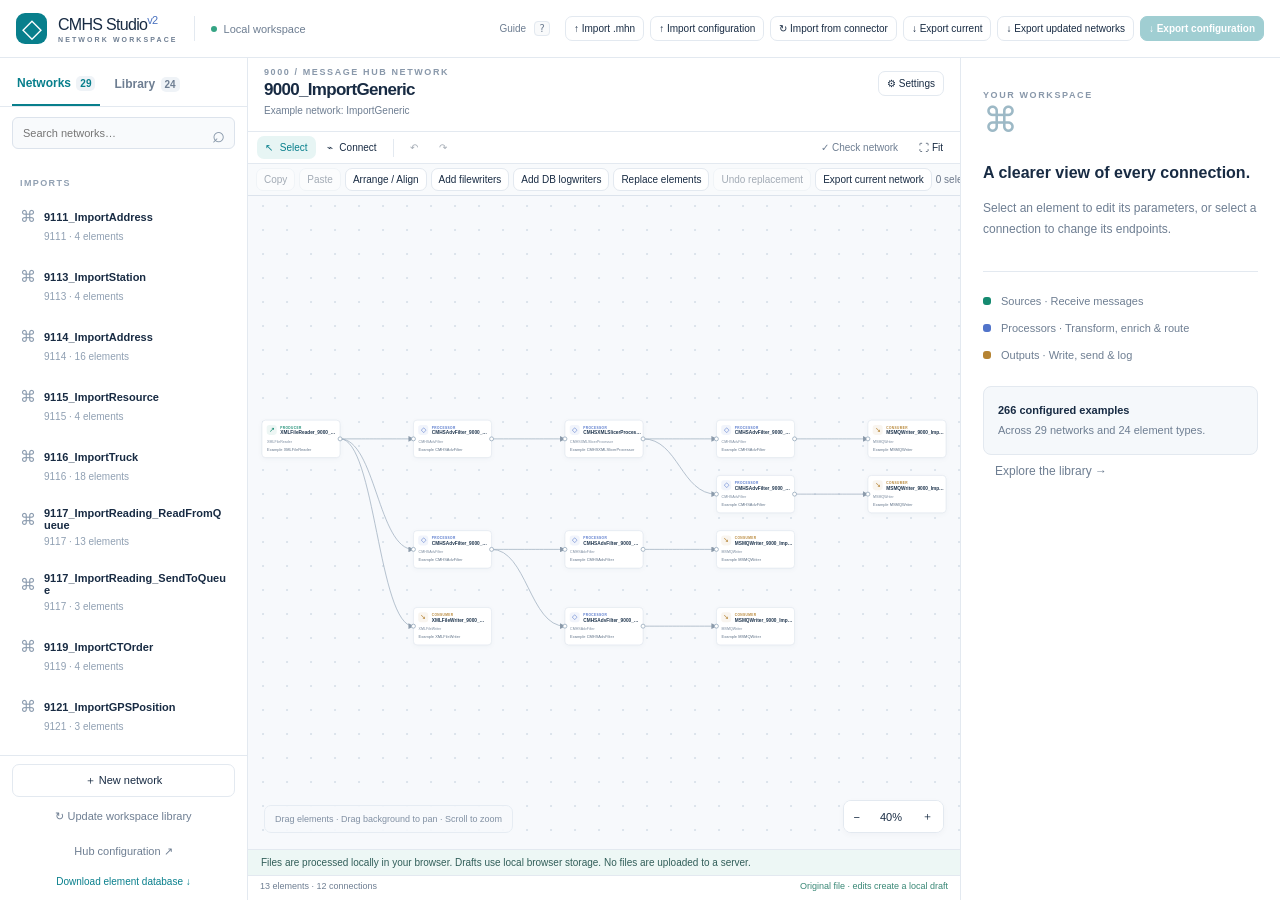
<file: index.html>
<!doctype html>
<html lang="en">
<head>
 <meta charset="utf-8"><meta name="viewport" content="width=device-width,initial-scale=1">
 <title>CMHS Studio v2 · Network editor</title>
 <link rel="icon" href="icon.svg" type="image/svg+xml"><link rel="stylesheet" href="style.css"><link rel="stylesheet" href="compact.css">
</head>
<body>
 <section id="beta-screen" class="beta-screen" hidden aria-labelledby="beta-title">
  <form id="beta-form" class="beta-card">
   <span class="beta-mark" aria-hidden="true">◇</span><p class="eyebrow">CMHS STUDIO · BETA</p>
   <h1 id="beta-title">Welcome betatesters</h1>
   <p>Build, connect and explore your networks. Enter your name and invitation code to begin.</p>
   <label for="beta-name">Consultant name</label><input id="beta-name" name="name" autocomplete="name" maxlength="100" required>
   <label for="beta-code">Invitation GUID</label><input id="beta-code" name="invitation" type="password" autocomplete="off" autocapitalize="off" spellcheck="false" placeholder="xxxxxxxx-xxxx-xxxx-xxxx-xxxxxxxxxxxx" required>
   <p id="beta-error" class="beta-error" role="alert"></p><button class="primary" type="submit">Enter workspace →</button>
   <small>Your name stays in this browser. Files are processed locally; no files are uploaded to a server.</small>
  </form>
 </section>
 <header class="app-header">

  <a class="brand" href="./index.html" aria-label="CMHS Studio home"><span class="brand-icon">◇</span><span>CMHS <strong>Studio</strong><sup class="version-badge">v2</sup><small>NETWORK WORKSPACE</small></span></a>
  <div class="header-divider"></div><span class="local-badge"><i></i>Local workspace</span>
  <div class="header-actions"><button id="help-btn" class="quiet">Guide <kbd>?</kbd></button><button id="import-btn" title="Import one or more Message Hub Network files">↑ Import .mhn</button><button id="configuration-import-btn" title="Choose a folder containing an .mhc file and its linked .mhn files">↑ Import configuration</button><button id="connector-import-btn" title="Read the combined CMHS configuration and networks through the local connector">↻ Import from connector</button><button id="export-current-network-btn">↓ Export current</button><button id="export-networks-btn">↓ Export updated networks</button><button id="export-configuration-btn" class="primary">↓ Export configuration</button></div>
 </header>
 <main class="workspace">
  <aside class="sidebar">
   <div class="side-tabs" role="tablist"><button id="networks-tab" class="active" role="tab" aria-selected="true">Networks <span id="network-total"></span></button><button id="library-tab" role="tab" aria-selected="false">Library <span id="type-total"></span></button></div>
   <div class="side-search"><input id="catalog-search" type="search" placeholder="Search networks…" aria-label="Search networks or element library"><span>⌕</span></div>
   <div id="library-filter" class="role-filters" hidden><button data-role="all" class="active">All</button><button data-role="producer">Sources</button><button data-role="processor">Processors</button><button data-role="consumer">Outputs</button></div>
   <div id="catalog-list" class="catalog-list"></div>
   <div class="sidebar-footer"><button id="new-btn">＋ New network</button><button id="refresh-library-btn" class="quiet">↻ Update workspace library</button><button id="hub-btn" class="quiet">Hub configuration ↗</button><button id="unload-configuration-btn" class="danger" hidden>⌫ Unload configuration</button><a href="data/elements.sqlite" download="cmhs-elements.sqlite">Download element database ↓</a></div>
  </aside>
  <section class="editor">
   <div class="network-heading"><div><div class="eyebrow" id="network-family">NETWORK</div><h1 id="network-title">Loading workspace…</h1><p id="network-description"></p></div><button id="network-settings-btn" title="Edit network settings">⚙ Settings</button></div>
   <div class="canvas-toolbar"><div class="tool-group"><button id="select-tool" class="icon-tool active" title="Select and move elements (V)">↖ <span>Select</span></button><button id="connect-tool" class="icon-tool" title="Connect elements (C)">⌁ <span>Connect</span></button></div><div class="toolbar-separator"></div><button id="undo-btn" title="Undo (Ctrl/Cmd+Z)" aria-label="Undo">↶</button><button id="redo-btn" title="Redo (Ctrl/Cmd+Shift+Z)" aria-label="Redo">↷</button><div class="toolbar-spacer"></div><button id="issues-btn" class="check-button">✓ Check network</button><button id="fit-btn" title="Fit all elements (F)">⛶ Fit</button></div>
   <div id="canvas" class="canvas" tabindex="0" aria-label="Network canvas. Drag elements to move. Click an output port then an input port to connect.">
    <svg id="graph" xmlns="http://www.w3.org/2000/svg" role="img" aria-label="Editable network graph"><defs><pattern id="dots" width="24" height="24" patternUnits="userSpaceOnUse"><circle cx="1" cy="1" r="1" fill="#d3dce7"/></pattern><marker id="arrow" markerWidth="8" markerHeight="8" refX="7" refY="4" orient="auto"><path d="M0 0 L8 4 L0 8 Z" fill="#8c9bab"/></marker><marker id="arrow-selected" markerWidth="8" markerHeight="8" refX="7" refY="4" orient="auto"><path d="M0 0 L8 4 L0 8 Z" fill="#087f8c"/></marker></defs><rect width="100%" height="100%" fill="url(#dots)"/><g id="viewport"><g id="edges"></g><g id="nodes"></g><path id="pending-edge" class="pending-edge" marker-end="url(#arrow-selected)" hidden/></g></svg>
    <div class="canvas-hint" id="canvas-hint">Drag elements · Drag background to pan · Scroll to zoom</div>
    <div class="zoom-control"><button id="zoom-out" aria-label="Zoom out">−</button><button id="zoom-value" title="Reset zoom to 100%">100%</button><button id="zoom-in" aria-label="Zoom in">＋</button></div>
    <div id="empty-canvas" class="empty-canvas" hidden><span>◇</span><h2>Start with a source</h2><p>Choose an element in the library to build your network.</p><button id="empty-library-btn" class="primary">Browse element library →</button></div>
   </div>
   <p class="local-privacy">Files are processed locally in your browser. Drafts use local browser storage. No files are uploaded to a server.</p>
   <footer class="statusbar"><span id="graph-stats"></span><span id="save-status" role="status">Original file</span></footer>
  </section>
  <aside id="inspector" class="inspector" aria-label="Properties panel"></aside>
 </main>
 <div id="toast" class="toast" role="status" hidden></div>
 <input type="file" id="file-input" accept=".mhn" multiple hidden>
 <input type="file" id="configuration-input" accept=".mhn,.mhc,.xml" webkitdirectory directory multiple hidden>
 <dialog id="modal"><form method="dialog" class="dialog-shell"><header><div><span class="eyebrow" id="modal-eyebrow">WORKSPACE</span><h2 id="modal-title"></h2></div><button value="cancel" class="dialog-close" aria-label="Close">×</button></header><div id="modal-body"></div><footer id="modal-footer"></footer></form></dialog>
 <script src="aa49e6b992f6ff07a7a753f4688f19a5.js"></script><script src="data/catalog.js"></script><script src="data/templates.js"></script><script src="model.js"></script><script src="v2-engine.js"></script><script src="connector-poc.js"></script><script src="app.js"></script><script src="v2-ui.js"></script><script src="4bc9e8e5425eca17b441537bf664e289.js"></script>
</body>
</html>
</file>
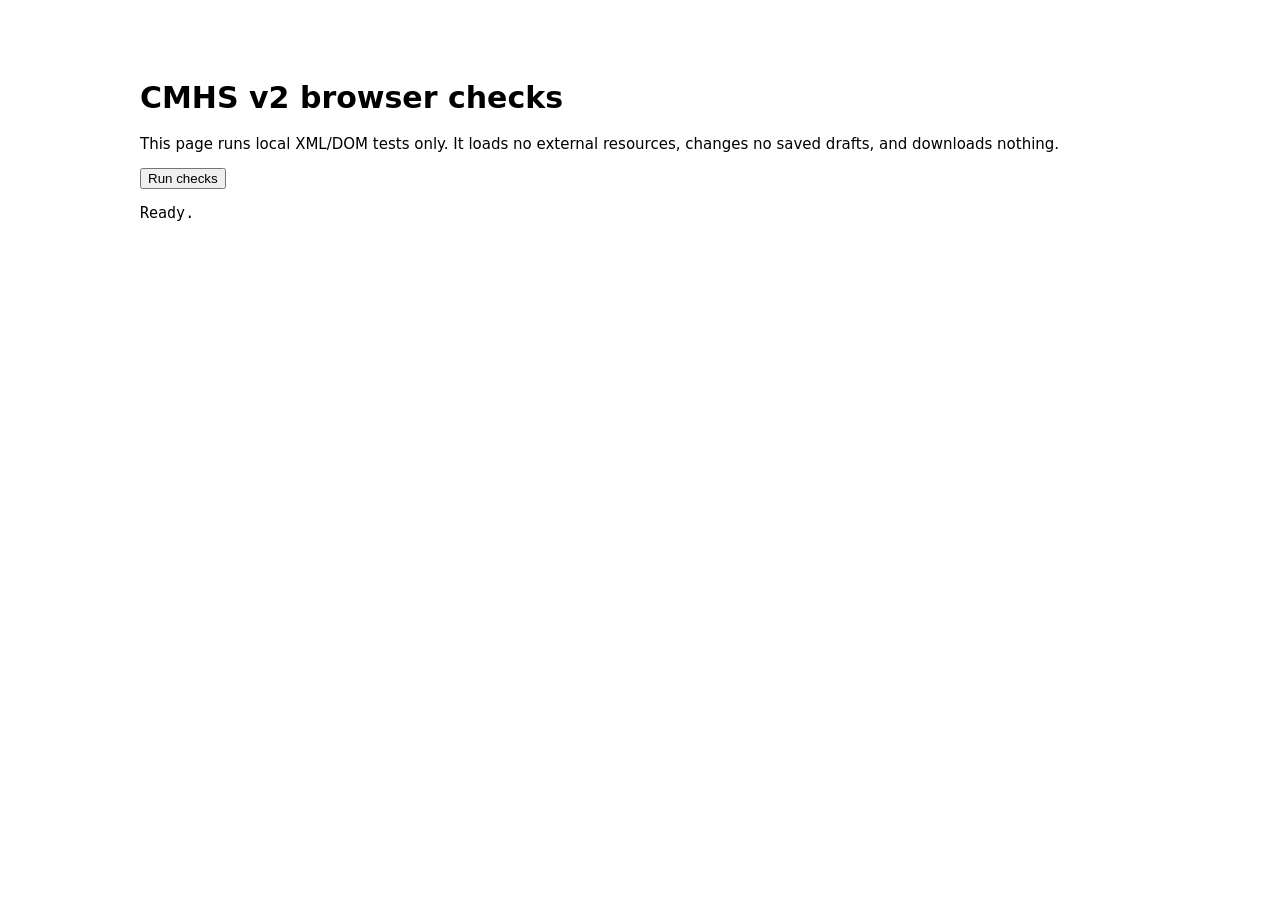
<file: tests/browser.html>
<!doctype html><html lang="en"><meta charset="utf-8"><title>CMHS v2 manual checks</title><style>body{font:15px system-ui;max-width:1000px;margin:40px auto;padding:20px}pre{white-space:pre-wrap}.fail{color:#a22}</style><h1>CMHS v2 browser checks</h1><p>This page runs local XML/DOM tests only. It loads no external resources, changes no saved drafts, and downloads nothing.</p><button id="run">Run checks</button><pre id="results">Ready.</pre><script src="../data/catalog.js"></script><script src="../data/templates.js"></script><script src="../model.js"></script><script src="../v2-engine.js"></script><script src="browser-tests.js"></script></html>
</file>
<file: style.css>
:root{--ink:#182b43;--muted:#6e7e92;--border:#e3e9f0;--teal:#087f8c;--teal-light:#e7f5f4;--bg:#f7f9fc;--producer:#158a70;--processor:#5174ca;--consumer:#b58332;--danger:#c23e45;font-family:Inter,-apple-system,BlinkMacSystemFont,"Segoe UI",sans-serif;color:var(--ink);font-size:13px}*{box-sizing:border-box}body{margin:0;overflow:hidden;background:var(--bg)}button,input,textarea,select{font:inherit}button{border:1px solid var(--border);background:#fff;color:var(--ink);border-radius:7px;padding:8px 11px;cursor:pointer;transition:background .12s,border-color .12s}button:hover{background:#f0f5f8;border-color:#c3d2df}button:disabled{opacity:.38;cursor:default}button.primary{background:var(--teal);color:#fff;border-color:var(--teal);font-weight:600}button.primary:hover{background:#076a75}button.quiet{border-color:transparent;background:transparent;color:var(--muted)}button.danger{color:var(--danger);border-color:#f0d0d2;background:#fff7f7}button.active{color:var(--teal);background:var(--teal-light);border-color:#c8e8e5}input,select,textarea{width:100%;color:var(--ink);background:#fff;border:1px solid #dce3ec;border-radius:6px;padding:9px 10px;outline:none}input:focus,textarea:focus,select:focus{border-color:var(--teal);box-shadow:0 0 0 2px #087f8c14}button:focus-visible,a:focus-visible{outline:3px solid #60bdc6;outline-offset:2px}textarea{resize:vertical;min-height:70px;line-height:1.5}a{color:var(--teal);text-decoration:none}a:hover{text-decoration:underline}[hidden]{display:none!important}.app-header{height:76px;display:flex;align-items:center;padding:0 25px;gap:25px;background:#fff;border-bottom:1px solid var(--border)}.brand{display:flex;gap:11px;align-items:center;color:var(--ink);font-size:19px;letter-spacing:-.7px}.brand:hover{text-decoration:none}.brand strong{font-weight:400}.brand small{display:block;font-size:8px;font-weight:650;letter-spacing:2.1px;color:var(--muted);margin-top:4px}.brand-icon{display:grid;place-items:center;background:var(--teal);color:white;width:38px;height:38px;border-radius:11px;font-size:32px}.header-divider{height:25px;width:1px;background:var(--border)}.local-badge{display:flex;align-items:center;gap:7px;font-size:11px;color:var(--muted)}.local-badge i{width:6px;height:6px;border-radius:50%;background:#35a484}.header-actions{margin-left:auto;display:flex;gap:9px;align-items:center}kbd{border:1px solid var(--border);border-radius:4px;background:#f9fafb;font-size:10px;padding:1px 4px;margin-left:5px}.workspace{height:calc(100vh - 76px);display:grid;grid-template-columns:248px minmax(380px,1fr) 320px}.sidebar{background:#fff;border-right:1px solid var(--border);display:flex;flex-direction:column;min-height:0}.side-tabs{display:flex;border-bottom:1px solid var(--border);padding:16px 14px 0;gap:9px}.side-tabs button{padding:7px 5px 14px;border:0;border-radius:0;background:none;color:var(--muted);font-weight:600}.side-tabs button.active{color:var(--teal);border-bottom:2px solid var(--teal)}.side-tabs span{font-size:10px;background:#eff3f7;border-radius:5px;padding:2px 4px;margin-left:2px}.side-search{position:relative;margin:17px 15px 10px}.side-search input{background:#f8fafc;padding-right:30px;font-size:11px}.side-search>span{position:absolute;right:10px;top:5px;font-size:22px;color:#8797a9}.catalog-list{overflow:auto;flex:1;padding:4px 10px 15px}.catalog-group{font-size:9px;font-weight:650;letter-spacing:1.4px;color:#91a0b2;padding:18px 10px 8px;text-transform:uppercase}.network-item{width:100%;border:1px solid transparent;display:block;background:transparent;text-align:left;padding:10px 9px;border-radius:7px;margin-bottom:3px}.network-item .item-row{display:flex;gap:8px;align-items:center}.network-item strong{font-size:11px;overflow:hidden;text-overflow:ellipsis;font-weight:550}.network-item small{display:block;color:#90a0b3;font-size:10px;margin:5px 0 0 24px}.network-item .network-icon{color:#8d9db0;font-size:16px}.network-item.active{border-color:#d4e9e7;background:#edf7f6;color:#076f7a}.network-item.active .network-icon{color:var(--teal)}.draft-dot{background:#d79a38;width:5px;height:5px;border-radius:50%;margin-left:auto;flex-shrink:0}.sidebar-footer{padding:12px 15px;border-top:1px solid var(--border);display:grid;gap:6px}.sidebar-footer a{font-size:10px;text-align:center;padding:5px}.sidebar-footer>button{font-size:11px}.role-filters{display:flex;gap:3px;padding:0 13px 9px;flex-wrap:wrap}.role-filters button{font-size:9px;padding:5px 7px}.library-card{width:100%;text-align:left;display:block;margin-bottom:7px;padding:11px 9px}.library-card strong{display:block;font-size:11px;overflow-wrap:anywhere}.library-card small{display:block;margin-top:6px;color:var(--muted);font-size:10px}.role-pill{display:inline-block;text-transform:uppercase;letter-spacing:.7px;font-size:8px;font-weight:700;padding:3px 5px;border-radius:4px;background:#edf1f7;color:var(--processor);margin-bottom:7px}.role-pill.producer{color:var(--producer);background:#e8f6ef}.role-pill.consumer{color:var(--consumer);background:#fcf3e3}.editor{display:flex;flex-direction:column;min-height:0;min-width:0}.network-heading{background:#fff;padding:24px 24px 19px;min-height:120px;display:flex;align-items:flex-start;gap:20px;border-bottom:1px solid var(--border)}.eyebrow{font-size:9px;letter-spacing:1.6px;font-weight:700;color:#8998aa}.network-heading h1{font-size:21px;font-weight:650;letter-spacing:-.7px;margin:7px 0 5px;overflow-wrap:anywhere}.network-heading p{font-size:11px;line-height:1.5;color:var(--muted);margin:0;max-width:630px;display:-webkit-box;-webkit-line-clamp:2;-webkit-box-orient:vertical;overflow:hidden}.network-heading>div{flex:1;min-width:0}.network-heading>button{font-size:10px;margin-top:15px;white-space:nowrap}.canvas-toolbar{padding:10px 15px;display:flex;align-items:center;gap:5px;border-bottom:1px solid var(--border);background:#fff}.canvas-toolbar button{font-size:12px;padding:7px 9px;border-color:transparent;background:transparent}.canvas-toolbar button.active{background:var(--teal-light);color:var(--teal)}.tool-group{display:flex;gap:3px}.icon-tool span{font-size:10px;margin-left:4px}.toolbar-separator{height:22px;width:1px;background:var(--border);margin:0 6px}.toolbar-spacer{flex:1}.canvas-toolbar .check-button{font-size:10px;color:var(--muted)}.canvas-toolbar .check-button.has-errors{color:var(--danger);background:#fff2f2}.canvas{flex:1;position:relative;overflow:hidden;touch-action:none;outline:none;min-height:150px}.canvas.connecting{cursor:crosshair}.canvas svg{width:100%;height:100%;display:block;user-select:none}.canvas-hint{position:absolute;left:16px;bottom:16px;color:#8190a3;font-size:9px;background:#f7f9fce8;padding:8px 10px;border:1px solid #e6ecf3;border-radius:7px;pointer-events:none}.zoom-control{position:absolute;bottom:16px;right:16px;display:flex;box-shadow:0 2px 6px #182b4308;border:1px solid var(--border);border-radius:8px;overflow:hidden;background:white}.zoom-control button{border:0;border-radius:0;padding:8px 10px;font-size:11px}.statusbar{display:flex;justify-content:space-between;gap:10px;padding:9px 18px;border-top:1px solid var(--border);font-size:10px;color:var(--muted);background:#fff;min-height:33px}.statusbar #save-status{color:#388775}.inspector{background:#fff;border-left:1px solid var(--border);overflow:auto}.inspector-header{padding:20px;border-bottom:1px solid var(--border);position:sticky;top:0;background:#fff;z-index:2}.inspector-header h2{font-size:14px;margin:8px 0 0;overflow-wrap:anywhere}.inspector-header p{font-size:10px;line-height:1.5;color:var(--muted);margin:5px 0 0}.panel-content{padding:17px 18px}.panel-section{margin-bottom:24px}.panel-section h3{font-size:10px;text-transform:uppercase;color:#8a99aa;letter-spacing:1px;margin:0 0 13px;display:flex;align-items:center;justify-content:space-between}.field{display:block;margin-bottom:12px}.field>span{font-size:10px;font-weight:550;color:#68798f;display:block;margin-bottom:6px;overflow-wrap:anywhere}.field small{display:block;color:#8b98a7;font-size:10px;line-height:1.5;margin-top:5px}.field input,.field textarea,.field select{font-size:11px}.field-pair{display:grid;grid-template-columns:1fr 1fr;gap:10px}.panel-actions{display:flex;gap:6px;flex-wrap:wrap}.panel-actions button{font-size:10px;padding:7px 9px}.mini-button{font-size:10px;padding:3px 6px}.param-row{position:relative;padding-right:21px}.param-row .remove-param{position:absolute;right:-2px;top:16px;padding:2px 4px;color:#a0adba;border:0;background:transparent}.mono{font-family:ui-monospace,SFMono-Regular,Consolas,monospace;font-size:11px}.parameter-value{min-height:48px;max-height:170px;line-height:1.45}.empty-inspector{padding:32px 22px}.empty-inspector .large-symbol{font-size:35px;color:#9db9c6;margin-bottom:22px}.empty-inspector h2{font-size:16px;line-height:1.4;font-weight:600}.empty-inspector p{color:var(--muted);font-size:12px;line-height:1.8}.legend{display:grid;gap:15px;margin-top:30px;padding-top:23px;border-top:1px solid var(--border)}.legend>div{display:flex;align-items:center;gap:10px;font-size:11px;color:var(--muted)}.legend i{width:8px;height:8px;border-radius:3px}.legend .producer{background:var(--producer)}.legend .processor{background:var(--processor)}.legend .consumer{background:var(--consumer)}.summary-card{padding:14px;background:#f5f8fb;border:1px solid var(--border);border-radius:8px;margin-top:25px;font-size:11px;line-height:1.8;color:var(--muted)}.summary-card strong{color:var(--ink)}.edge-line{fill:none;stroke:#9babbc;stroke-width:1.8;pointer-events:none}.edge-hit{fill:none;stroke:transparent;stroke-width:16;cursor:pointer}.edge.selected .edge-line{stroke:var(--teal);stroke-width:2.7}.edge:hover .edge-line{stroke:var(--teal)}.node{cursor:grab}.node.dragging{cursor:grabbing}.node-bg{fill:#fff;stroke:#d4dde8;stroke-width:1.2;filter:drop-shadow(0 3px 5px #2439510a)}.node.selected .node-bg{stroke:var(--teal);stroke-width:2}.node:hover .node-bg{stroke:#90b8c0}.node text{font-family:Inter,-apple-system,BlinkMacSystemFont,"Segoe UI",sans-serif;pointer-events:none}.node .node-title{fill:#20364e;font-size:12px;font-weight:600}.node .node-type{fill:#7d8da0;font-size:9px}.node .node-comment{fill:#63758a;font-size:10px}.node .node-role{font-size:8px;font-weight:700;letter-spacing:1px}.port{fill:#fff;stroke:#97aabc;stroke-width:2;cursor:crosshair}.port:hover{fill:var(--teal);stroke:var(--teal);r:7}.pending-edge{fill:none;stroke:var(--teal);stroke-width:2;stroke-dasharray:5 4;pointer-events:none}.empty-canvas{position:absolute;inset:0;display:flex;align-items:center;justify-content:center;flex-direction:column;pointer-events:none}.empty-canvas>span{font-size:46px;color:#88adb9}.empty-canvas h2{font-size:20px}.empty-canvas p{color:var(--muted);font-size:12px}.empty-canvas button{pointer-events:auto;margin-top:15px}.toast{position:fixed;bottom:47px;left:50%;transform:translateX(-50%);background:#20394c;color:#fff;border-radius:9px;box-shadow:0 8px 35px #182b4325;padding:12px 20px;max-width:650px;font-size:12px;z-index:20}.toast.error{background:#a6343c}.empty-result{padding:20px;color:var(--muted);font-size:12px;line-height:1.7}dialog{border:1px solid var(--border);border-radius:14px;padding:0;width:min(780px,90vw);max-height:87vh;box-shadow:0 25px 100px #10263835;color:var(--ink)}dialog::backdrop{background:#132a4650;backdrop-filter:blur(2px)}.dialog-shell>header{padding:22px 25px;border-bottom:1px solid var(--border);display:flex;align-items:center;justify-content:space-between}.dialog-shell h2{margin:5px 0 0;font-size:21px}.dialog-close{font-size:23px;padding:0 8px;border:0;background:none}.dialog-shell>#modal-body{padding:23px 25px;max-height:60vh;overflow:auto}.dialog-shell>footer{padding:15px 25px;border-top:1px solid var(--border);display:flex;gap:9px;justify-content:flex-end}.code-editor{min-height:300px;white-space:pre;tab-size:2;font-size:11px;line-height:1.5;background:#f9fbfd}.dialog-intro{font-size:12px;color:var(--muted);line-height:1.7;margin:0 0 18px}.issue{padding:10px 12px;background:#fff7f0;border:1px solid #f1dec6;border-radius:6px;margin:6px 0;font-size:12px;line-height:1.5}.issue.error{background:#fff4f4;border-color:#eed3d6}.issue.ok{background:#edf8f2;border-color:#cfe9db}.guide-grid{display:grid;grid-template-columns:1fr 1fr;gap:19px}.guide-grid h3{font-size:13px;margin:0 0 8px}.guide-grid p{font-size:12px;color:var(--muted);line-height:1.7;margin:0}.template-preview{background:#f7f9fc;padding:12px;border:1px solid var(--border);border-radius:7px;font-size:11px;white-space:pre-wrap;max-height:190px;overflow:auto;overflow-wrap:anywhere;color:var(--muted)}.connection-item{width:100%;text-align:left;font-size:10px;margin-bottom:5px;overflow-wrap:anywhere}.drop-overlay:after{content:'Drop .mhn files to import';position:fixed;inset:80px 10px 10px;background:#e7f5f4ee;border:3px dashed var(--teal);border-radius:15px;display:grid;place-items:center;color:var(--teal);font-size:28px;pointer-events:none;z-index:10}.details-toggle{font-size:11px;color:var(--muted);cursor:pointer;margin:12px 0}.type-summary{font-size:11px;line-height:1.7;color:var(--muted)}@media(min-width:1700px){.workspace{grid-template-columns:280px minmax(380px,1fr) 360px}}@media(max-width:1100px){.workspace{grid-template-columns:220px minmax(330px,1fr) 270px}.app-header{padding:0 17px}.local-badge{display:none}.network-heading{padding:18px}.network-heading h1{font-size:18px}.canvas-toolbar{padding:8px}.check-button{display:none}.canvas-hint{max-width:200px;line-height:1.5}.inspector-header{padding:16px}.panel-content{padding:14px}}@media(max-width:800px){body{overflow:auto}.workspace{grid-template-columns:190px minmax(360px,1fr);height:calc(100vh - 66px)}.inspector{position:fixed;right:0;top:66px;bottom:0;width:280px;box-shadow:-4px 0 20px #182b431a;z-index:6}.inspector:has(.empty-inspector){display:none}.app-header{height:66px;gap:12px}.brand{font-size:15px}.brand-icon{width:30px;height:30px;font-size:25px}.header-divider,#help-btn{display:none}.header-actions button{font-size:11px;padding:7px}.network-heading{min-height:106px}.guide-grid{grid-template-columns:1fr}}
.version-badge{font-size:11px;color:#4971bf}.v2-toolbar{display:flex;gap:6px;align-items:center;padding:8px 12px;border-bottom:1px solid #dce3ec;background:#f8fafc;overflow-x:auto;flex-shrink:0}.v2-toolbar button{white-space:nowrap;font-size:11px;padding:7px 9px}.v2-count{white-space:nowrap;color:#6b7789;font-size:11px;margin-left:auto}.v2-note{font-size:13px;color:#59677b;line-height:1.6;margin:12px 0}.v2-check{display:flex;gap:9px;align-items:flex-start;margin:12px 0;font-size:13px}.v2-check input{width:auto;flex-shrink:0;margin-top:3px}.v2-actions{display:grid;grid-template-columns:1fr 1fr;gap:8px}.v2-file-list{max-height:180px;overflow:auto;background:#f4f7fb;padding:8px 14px;border-radius:8px}.v2-file-list[hidden]{display:none}.v2-preview{white-space:pre-wrap;max-height:190px;overflow:auto;font-size:12px}.code-area{width:100%;font-family:monospace;min-height:150px}.library-card[draggable=true]{cursor:grab}
.node-context-menu{position:fixed;z-index:30;min-width:165px;padding:5px;background:white;border:1px solid var(--border);border-radius:9px;box-shadow:0 8px 30px #182b4328}.node-context-menu button{display:block;width:100%;text-align:left;border:0}.node-context-menu button:last-child{color:var(--danger)}.beta-screen{position:fixed;inset:0;z-index:50;overflow:auto;display:grid;place-items:center;padding:28px;background:radial-gradient(ellipse at 15% 15%,#d9eeed 0,transparent 55%),#f4f7fb}.beta-card{width:min(100%,440px);background:#fff;border:1px solid var(--border);border-radius:20px;padding:36px;box-shadow:0 22px 80px #182b4312}.beta-mark{display:inline-grid;place-items:center;width:54px;height:54px;border-radius:14px;background:var(--teal);color:#fff;font-size:35px}.beta-card h1{font-size:29px;letter-spacing:-1px;margin:12px 0}.beta-card p{color:var(--muted);line-height:1.6}.beta-card label{display:block;margin:18px 0 7px;font-weight:600}.beta-card button{width:100%;padding:12px}.beta-card small{display:block;color:var(--muted);margin-top:18px;text-align:center}.beta-card .beta-error{color:var(--danger);min-height:20px;font-size:12px}
.v2-query-card{padding:12px 0;border-bottom:1px solid var(--border)}.v2-query-card strong{display:block;font-size:12px;overflow-wrap:anywhere;margin-bottom:8px}.v2-query-card .code-area{min-height:80px}.v2-query-card .field{margin:8px 0}
.local-privacy{margin:0;padding:9px 16px;border-top:1px solid var(--border);background:#edf7f5;color:#315e59;font-size:11px;line-height:1.5;flex-shrink:0}
.network-item.configuration-network{border-color:#d7e4f1;background:#f4f8fd}.configuration-badge{margin-left:auto;color:#3e6fa4;background:#e5f0fb;border-radius:4px;padding:2px 4px;font-size:8px;font-weight:700;letter-spacing:.6px}.configuration-network.active{border-color:#82b7e3;background:#e9f4fc}.network-context-menu button:last-child{color:var(--danger)}
@media(max-width:1180px){.app-header{height:60px;padding:0 14px;gap:14px}.workspace{height:calc(100vh - 60px);grid-template-columns:205px minmax(0,1fr)}.inspector{position:fixed;right:0;top:60px;bottom:0;width:min(310px,78vw);box-shadow:-4px 0 20px #182b431a;z-index:6}.inspector:has(.empty-inspector){display:none}.local-badge,.header-divider{display:none}.brand small{display:none}.network-heading{min-height:88px;padding:14px 17px}.network-heading h1{font-size:18px;margin:4px 0}.network-heading p{font-size:10px}.canvas-toolbar{padding:6px 9px}.canvas-toolbar .icon-tool span{display:none}.v2-toolbar{padding:6px 9px}.v2-toolbar button{padding:6px 7px;font-size:10px}.canvas-hint{max-width:185px;line-height:1.4}.statusbar{padding:7px 12px;min-height:28px}.sidebar-footer{padding:9px 11px}.side-tabs{padding:11px 10px 0}.side-search{margin:10px}.catalog-list{padding:3px 7px 9px}}@media(max-width:800px){body{overflow:auto}.workspace{grid-template-columns:170px minmax(0,1fr);height:calc(100vh - 56px)}.app-header{height:56px;gap:8px;padding:0 9px}.inspector{top:56px}.brand{font-size:14px}.brand-icon{width:28px;height:28px;font-size:23px}.header-divider,#help-btn,#configuration-import-btn{display:none}.header-actions{gap:4px}.header-actions button{font-size:10px;padding:6px}.network-heading{min-height:75px;padding:10px 12px}.network-heading p{display:none}.network-heading>button{margin-top:6px}.guide-grid{grid-template-columns:1fr}.canvas-hint{display:none}.zoom-control{bottom:9px;right:9px}.sidebar-footer a{display:none}}
</file>
<file: compact.css>
.network-item strong{overflow:visible;text-overflow:clip;overflow-wrap:anywhere}
.network-library-card[draggable=true],.configuration-network[draggable=true]{cursor:grab}.network-drop-target{outline:2px dashed var(--teal);outline-offset:2px;background:var(--teal-light)!important}.configuration-drop-target{border-radius:6px}
@media(max-height:900px) and (min-width:801px){
  :root{font-size:12px}
  .app-header{height:58px;padding:0 16px;gap:16px}
  .brand{font-size:16px}.brand-icon{width:31px;height:31px;font-size:26px;border-radius:9px}.brand small{font-size:7px;margin-top:2px}
  .header-actions{gap:6px}.header-actions button{font-size:10px;padding:6px 8px}
  .workspace{height:calc(100vh - 58px)}
  .network-heading{min-height:74px;padding:9px 16px;gap:12px}.network-heading h1{font-size:17px;margin:3px 0}.network-heading p{-webkit-line-clamp:1;font-size:10px}.network-heading>button{margin-top:4px;padding:6px 8px}
  .canvas-toolbar{padding:4px 9px}.canvas-toolbar button{font-size:10px;padding:5px 7px}.toolbar-separator{height:18px;margin:0 3px}
  .v2-toolbar{padding:4px 8px;gap:4px}.v2-toolbar button{font-size:10px;padding:5px 7px}.v2-count{font-size:10px}
  .local-privacy{padding:5px 13px;font-size:10px}.statusbar{min-height:25px;padding:5px 12px;font-size:9px}
  .inspector-header{padding:12px 15px}.inspector-header h2{font-size:13px;margin:5px 0 0}.panel-content{padding:12px 15px}
  .side-tabs{padding:11px 12px 0}.side-search{margin:10px 12px 7px}.sidebar-footer{padding:8px 12px;gap:4px}
}
</file>
